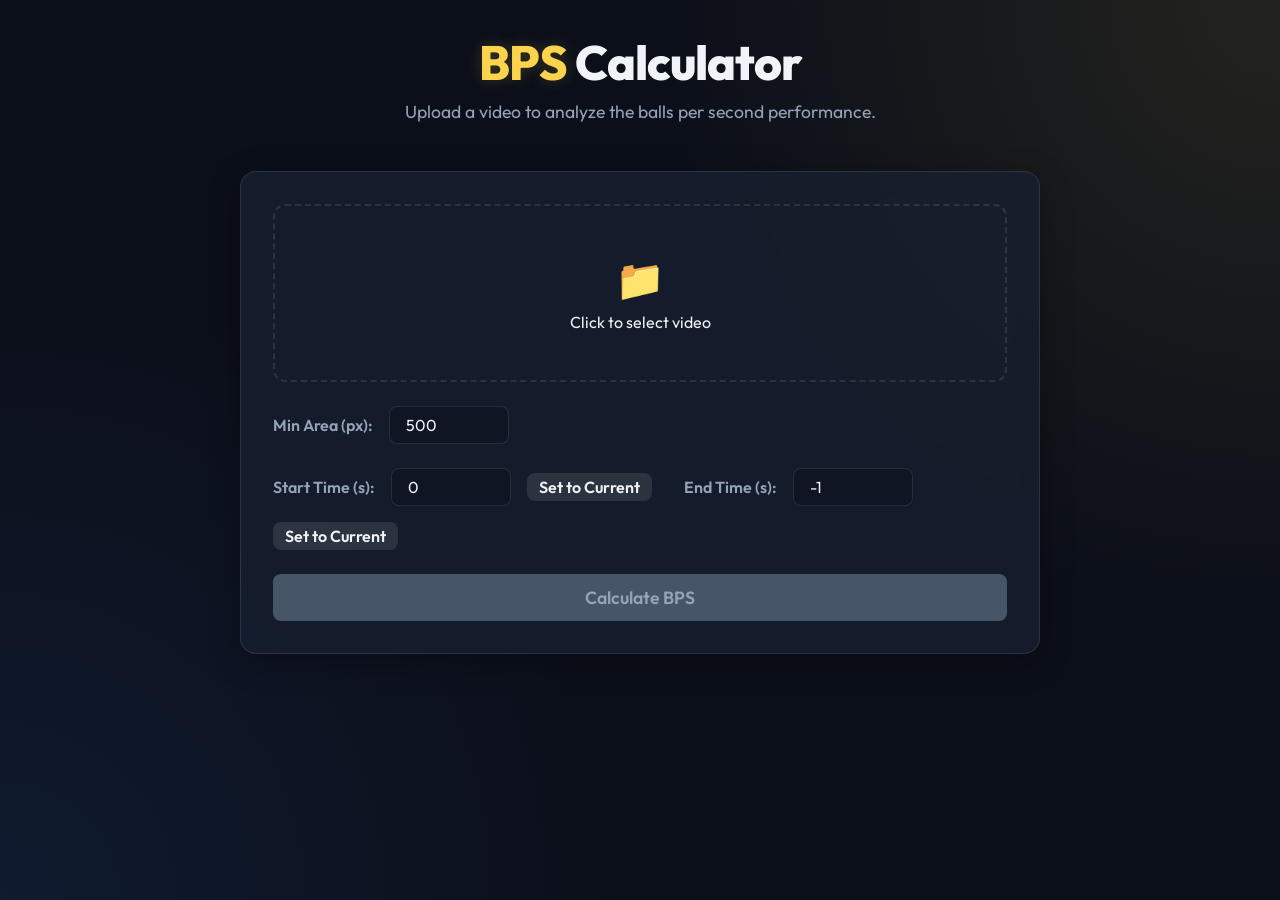
<file: web-ui/index.html>
<!DOCTYPE html>
<html lang="en">
<head>
    <meta charset="UTF-8">
    <meta name="viewport" content="width=device-width, initial-scale=1.0">
    <title>BPS Calculator | FRC Bench</title>
    <meta name="description" content="Calculate Balls Per Second from a robot video stream.">
    <link href="https://fonts.googleapis.com/css2?family=Outfit:wght@300;400;600;800&display=swap" rel="stylesheet">
    <link rel="stylesheet" href="style.css">
</head>
<body>
    <div class="app-container">
        <header>
            <h1><span class="highlight">BPS</span> Calculator</h1>
            <p>Upload a video to analyze the balls per second performance.</p>
        </header>

        <main>
            <section class="upload-section glass-panel">
                <form id="bps-form">
                    <div class="form-group file-input-group">
                        <label for="video-upload" class="file-label">
                            <span class="file-icon">📁</span>
                            <span id="file-name">Click to select video</span>
                            <input type="file" id="video-upload" name="video" accept=".mp4,.mov,video/mp4,video/quicktime,video/x-m4v" required>
                        </label>
                    </div>
                    
                    <div class="form-group inline-group">
                        <label for="min-area">Min Area (px):</label>
                        <input type="number" id="min-area" name="min-area" value="500" min="50" max="5000">
                    </div>

                    <div class="form-group inline-group" style="flex-wrap: wrap;">
                        <label for="start-time">Start Time (s):</label>
                        <input type="number" id="start-time" name="start-time" value="0" min="0" step="0.1">
                        <button type="button" class="btn btn-secondary btn-sm" id="btn-set-start" style="margin-top: 0; padding: 0.25rem 0.75rem;">Set to Current</button>
                        
                        <label for="end-time" style="margin-left: 1rem;">End Time (s):</label>
                        <input type="number" id="end-time" name="end-time" value="-1" step="0.1" title="Use -1 to process to the end">
                        <button type="button" class="btn btn-secondary btn-sm" id="btn-set-end" style="margin-top: 0; padding: 0.25rem 0.75rem;">Set to Current</button>
                    </div>

                    <div class="preview-container" style="display: none;" id="preview-container">
                        <p class="instruction">Draw a box over the stream line to define the counting zone.</p>
                        <div class="video-wrapper">
                            <video id="video-preview" muted playsinline></video>
                            <canvas id="roi-canvas"></canvas>
                        </div>
                        <div class="video-controls">
                            <button type="button" id="play-pause-btn" class="btn btn-secondary btn-sm">▶ Play</button>
                            <input type="range" id="video-timeline" value="0" step="0.1" min="0" max="100">
                            <span id="video-time-display">0.0 / 0.0</span>
                        </div>
                        <button type="button" id="clear-roi" class="btn btn-secondary">Clear ROI</button>
                    </div>

                    <button type="submit" class="btn btn-primary" id="submit-btn" disabled>Calculate BPS</button>
                </form>
            </section>

            <section class="results-section glass-panel" id="results-panel" style="display: none;">
                <h2>Results</h2>
                <div class="metrics-grid">
                    <div class="metric-card">
                        <div class="metric-title">Average BPS</div>
                        <div class="metric-value" id="res-avg">0.00</div>
                    </div>
                    <div class="metric-card">
                        <div class="metric-title">Peak BPS (1s)</div>
                        <div class="metric-value" id="res-peak">0</div>
                    </div>
                    <div class="metric-card">
                        <div class="metric-title">Total Count</div>
                        <div class="metric-value" id="res-total">0</div>
                    </div>
                    <div class="metric-card">
                        <div class="metric-title">Video Duration</div>
                        <div class="metric-value"><span id="res-dur">0</span>s</div>
                    </div>
                </div>
            </section>
            
            <div id="loading-overlay" class="loading-overlay" style="display: none;">
                <div class="spinner"></div>
                <p>Analyzing video...</p>
            </div>
        </main>
    </div>

    <script src="script.js"></script>
</body>
</html>
</file>
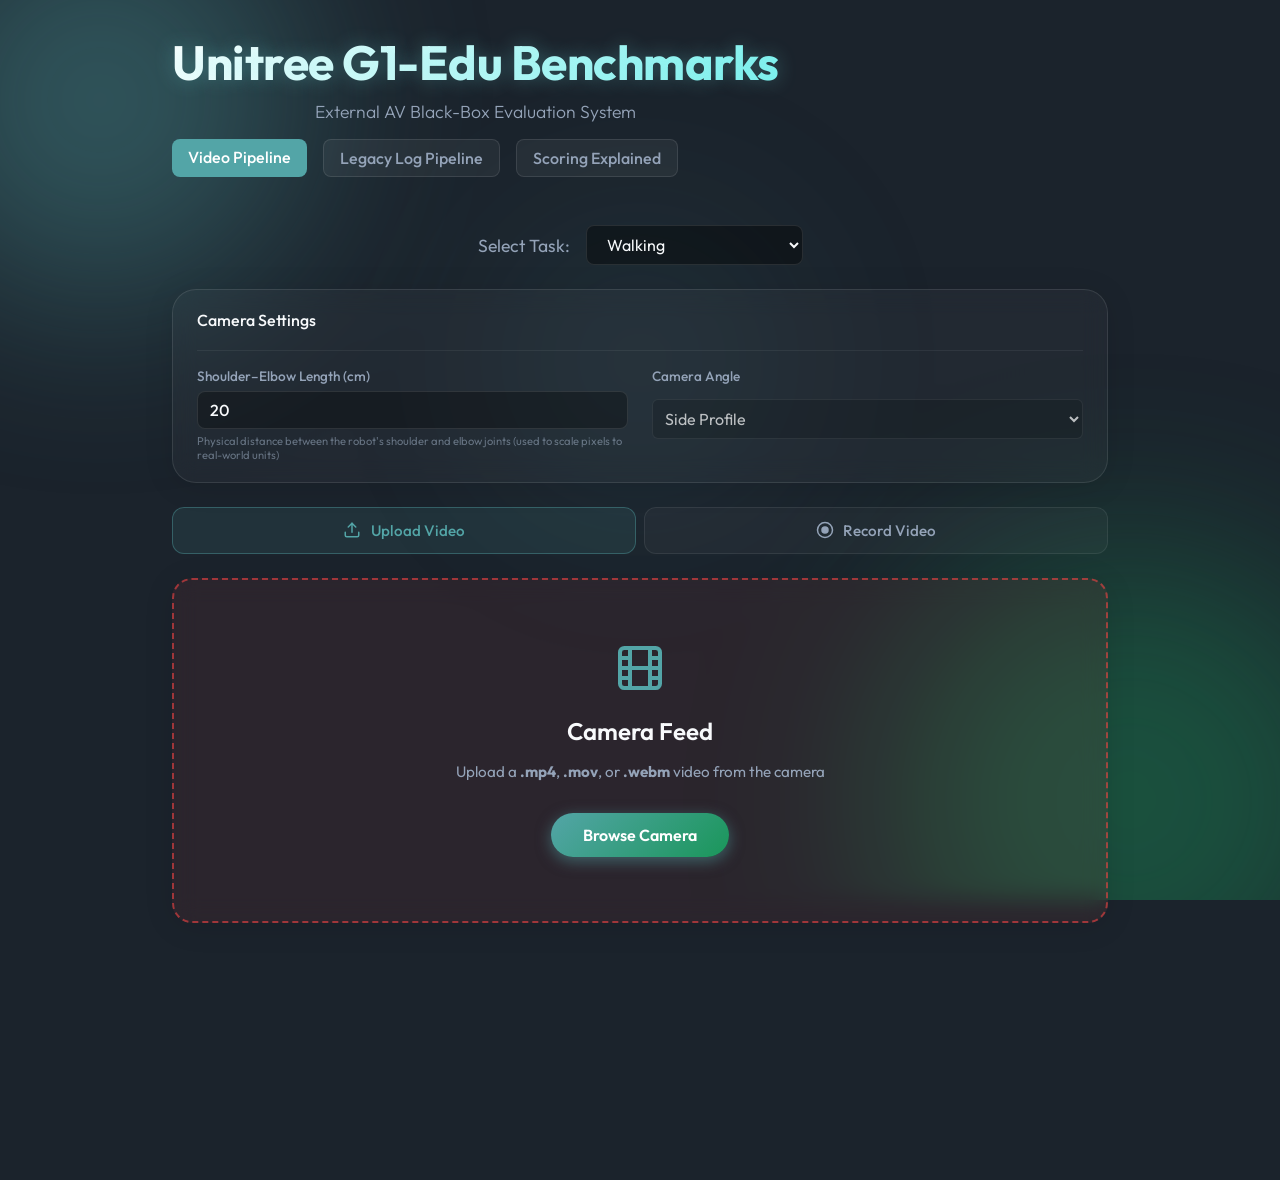
<file: src/web/static/index.html>
<!DOCTYPE html>
<html lang="en">
<head>
    <meta charset="UTF-8">
    <meta name="viewport" content="width=device-width, initial-scale=1.0">
    <title>Unitree G1-Edu Benchmarking Dashboard (AV Mode)</title>
    <!-- Google Fonts for modern typography -->
    <link rel="preconnect" href="https://fonts.googleapis.com">
    <link rel="preconnect" href="https://fonts.gstatic.com" crossorigin>
    <link href="https://fonts.googleapis.com/css2?family=Outfit:wght@300;400;500;600;700&display=swap" rel="stylesheet">
    <link rel="stylesheet" href="style.css">
</head>
<body>
    <div class="background-elements">
        <div class="glow-orb orb-1"></div>
        <div class="glow-orb orb-2"></div>
        <div class="glow-orb orb-3"></div>
    </div>

    <main class="dashboard-container">
        <header class="dashboard-header">
            <div style="display: flex; justify-content: space-between; align-items: center; width: 100%;">
                <div>
                    <h1 class="gradient-text">Unitree G1-Edu Benchmarks</h1>
                    <p class="subtitle">External AV Black-Box Evaluation System</p>
                </div>

            </div>
            <div style="display: flex; gap: 1rem; margin-top: 1rem;">
                <a href="/" style="padding: 0.5rem 1rem; background: var(--primary); color: white; border-radius: 8px; text-decoration: none; font-weight: 500;">Video Pipeline</a>
                <a href="/legacy.html" style="padding: 0.5rem 1rem; background: rgba(255,255,255,0.05); color: var(--text-secondary); border-radius: 8px; text-decoration: none; font-weight: 500; border: 1px solid rgba(255,255,255,0.1);">Legacy Log Pipeline</a>
                <a href="/scoring.html" style="padding: 0.5rem 1rem; background: rgba(255,255,255,0.05); color: var(--text-secondary); border-radius: 8px; text-decoration: none; font-weight: 500; border: 1px solid rgba(255,255,255,0.1);">Scoring Explained</a>
            </div>
        </header>

        <section class="upload-section">
            <div class="task-selector-container">
                <label for="task-select" class="task-label">Select Task:</label>
                <select id="task-select" class="task-select">
                    <option value="walking">Walking</option>
                    <option value="jumping">Jumping</option>
                    <option value="manipulation">Manipulation (2D Only)</option>
                </select>


            </div>

            <div class="stereo-settings-panel glass-card" id="pipeline-mode-panel">
                <div class="stereo-header">
                    <span class="stereo-toggle-text" style="font-weight: 500;">Camera Settings</span>
                </div>
                <div class="stereo-fields" id="pipeline-2d-fields">
                    <div class="stereo-field">
                        <label for="ref-length-cm" class="stereo-field-label">Shoulder–Elbow Length (cm)</label>
                        <input type="number" id="ref-length-cm" class="stereo-input" value="20" min="1" max="100" step="0.1">
                        <span class="stereo-field-hint">Physical distance between the robot's shoulder and elbow joints (used to scale pixels to real-world units)</span>
                    </div>
                    <div class="stereo-field">
                        <label for="camera-view-select" class="stereo-field-label">Camera Angle</label>
                        <select id="camera-view-select" class="task-select" style="width: 100%; margin-top: 0.5rem; background: rgba(0,0,0,0.2); border: 1px solid rgba(255,255,255,0.1); color: white; border-radius: 6px; padding: 0.5rem;">
                            <option value="side">Side Profile</option>
                            <option value="front">Front Facing</option>
                        </select>
                    </div>
                </div>
            </div>

            <!-- Input Mode Tabs -->
            <div class="input-mode-tabs">
                <button class="mode-tab active-tab" id="tab-upload" data-mode="upload">
                    <svg width="18" height="18" viewBox="0 0 24 24" fill="none" stroke="currentColor" stroke-width="2" stroke-linecap="round" stroke-linejoin="round"><path d="M21 15v4a2 2 0 0 1-2 2H5a2 2 0 0 1-2-2v-4"/><polyline points="17 8 12 3 7 8"/><line x1="12" y1="3" x2="12" y2="15"/></svg>
                    Upload Video
                </button>
                <button class="mode-tab" id="tab-record" data-mode="record">
                    <svg width="18" height="18" viewBox="0 0 24 24" fill="none" stroke="currentColor" stroke-width="2" stroke-linecap="round" stroke-linejoin="round"><circle cx="12" cy="12" r="10"/><circle cx="12" cy="12" r="4" fill="currentColor"/></svg>
                    Record Video
                </button>
            </div>

            <!-- Upload Mode -->
            <div id="mode-upload" class="input-mode-content">
                <div style="display: flex; gap: 2rem; width: 100%;">
                    <!-- Camera Drop Zone -->
                    <div id="drop-zone-camera" class="drop-zone" style="flex: 1;">
                        <input type="file" id="file-input-camera" class="file-input" accept=".mp4,.mov,.webm" hidden>
                        <div class="drop-content" id="drop-content-default-camera">
                            <svg class="upload-icon" viewBox="0 0 24 24" fill="none" stroke="currentColor" stroke-width="2" stroke-linecap="round" stroke-linejoin="round">
                                <rect x="2" y="2" width="20" height="20" rx="2.18" ry="2.18"></rect>
                                <line x1="7" y1="2" x2="7" y2="22"></line>
                                <line x1="17" y1="2" x2="17" y2="22"></line>
                                <line x1="2" y1="12" x2="22" y2="12"></line>
                                <line x1="2" y1="7" x2="7" y2="7"></line>
                                <line x1="2" y1="17" x2="7" y2="17"></line>
                                <line x1="17" y1="17" x2="22" y2="17"></line>
                                <line x1="17" y1="7" x2="22" y2="7"></line>
                            </svg>
                            <h3 class="drop-title">Camera Feed</h3>
                            <p class="drop-desc">Upload a <strong>.mp4</strong>, <strong>.mov</strong>, or <strong>.webm</strong> video from the camera</p>
                            <button class="browse-btn" id="browse-btn-camera">Browse Camera</button>
                        </div>
                        <div class="drop-content hidden" id="drop-content-success-camera">
                            <svg class="upload-icon" style="color: var(--primary);" viewBox="0 0 24 24" fill="none" stroke="currentColor" stroke-width="2" stroke-linecap="round" stroke-linejoin="round">
                                <path d="M22 11.08V12a10 10 0 1 1-5.93-9.14"></path>
                                <polyline points="22 4 12 14.01 9 11.01"></polyline>
                            </svg>
                            <h3 class="drop-title" id="uploaded-filename-camera" style="max-width: 100%; white-space: nowrap; overflow: hidden; text-overflow: ellipsis; padding: 0 10px;">filename.mp4</h3>
                            <button class="browse-btn" id="change-file-btn-camera" style="margin-top: 1rem;">Change Camera File</button>
                        </div>
                    </div>

                </div>
            </div>

            <!-- Record Mode -->
            <div id="mode-record" class="input-mode-content hidden">
                <div class="record-container glass-card">
                    <div class="record-preview-wrapper">
                        <video id="camera-preview" autoplay playsinline muted class="camera-preview"></video>
                        <div class="record-overlay" id="record-overlay">
                            <div class="record-pulse" id="record-pulse"></div>
                            <span class="record-timer" id="record-timer">00:00</span>
                        </div>
                        <div class="no-camera-msg" id="no-camera-msg">
                            <svg width="48" height="48" viewBox="0 0 24 24" fill="none" stroke="currentColor" stroke-width="1.5" stroke-linecap="round" stroke-linejoin="round" style="opacity: 0.4;">
                                <path d="M23 7l-7 5 7 5V7z"/><rect x="1" y="5" width="15" height="14" rx="2" ry="2"/>
                            </svg>
                            <p>Click <strong>Start Camera</strong> to begin</p>
                        </div>
                    </div>
                    <div class="record-controls">
                        <button class="record-btn" id="start-camera-btn">
                            <svg width="20" height="20" viewBox="0 0 24 24" fill="none" stroke="currentColor" stroke-width="2" stroke-linecap="round" stroke-linejoin="round"><path d="M23 7l-7 5 7 5V7z"/><rect x="1" y="5" width="15" height="14" rx="2" ry="2"/></svg>
                            Start Camera
                        </button>
                        <button class="record-btn record-start-btn hidden" id="start-record-btn">
                            <span class="rec-dot"></span>
                            Start Recording
                        </button>
                        <button class="record-btn record-stop-btn hidden" id="stop-record-btn">
                            <svg width="16" height="16" viewBox="0 0 24 24" fill="currentColor"><rect x="4" y="4" width="16" height="16" rx="2"/></svg>
                            Stop Recording
                        </button>
                    </div>
                    <div class="record-status hidden" id="record-status">
                        <svg class="upload-icon" style="color: var(--primary); width: 32px; height: 32px;" viewBox="0 0 24 24" fill="none" stroke="currentColor" stroke-width="2" stroke-linecap="round" stroke-linejoin="round">
                            <path d="M22 11.08V12a10 10 0 1 1-5.93-9.14"></path>
                            <polyline points="22 4 12 14.01 9 11.01"></polyline>
                        </svg>
                        <span id="record-status-text">Recording captured!</span>
                        <button class="browse-btn" id="discard-record-btn" style="margin-top: 0.5rem; padding: 0.4rem 1rem; font-size: 0.85rem; background: rgba(239, 68, 68, 0.3); box-shadow: none;">Discard</button>
                    </div>
                </div>
            </div>
            </div>
            
            <div style="display: flex; justify-content: center; margin-top: 2rem;">
                <button id="run-analysis-btn" class="browse-btn" style="padding: 1rem 3rem; font-size: 1.1rem; background-color: var(--primary); color: white; display: none;">Run AV Analysis</button>
            </div>
            <div id="loading-overlay" class="loading-overlay hidden">
                <div class="spinner" style="margin-bottom: 1rem;"></div>
                <div class="progress-container" style="width: 80%; max-width: 400px; height: 10px; background: rgba(255,255,255,0.1); border-radius: 5px; overflow: hidden; margin: 0 auto 1rem;">
                    <div id="progress-fill" style="width: 0%; height: 100%; background: var(--primary); transition: width 0.3s ease;"></div>
                </div>
                <p id="upload-status-msg" style="font-weight: 500;">Initializing upload...</p>
                <p id="progress-text" style="color: var(--text-secondary); font-size: 0.9rem; margin-top: 0.5rem;">0%</p>
            </div>
        </section>

        <!-- Results Dashboard Section -->
        <section id="results-section" class="results-section hidden">
            <!-- 2D Video Overlay (shown in 2D mode) -->
            <div class="glass-card full-span" id="viewer-2d-container" style="display: none; flex-direction: column; height: 500px;">
                <div style="display: flex; justify-content: space-between; align-items: center;">
                    <h3 class="card-title">2D Pose Overlay</h3>
                    <span class="pipeline-badge" style="background: linear-gradient(135deg, #10b981, #3b82f6); color: #fff; padding: 0.25rem 0.75rem; border-radius: 12px; font-size: 0.8rem;">2D</span>
                </div>
                <div id="video-overlay-wrapper" style="flex: 1; border-radius: 8px; overflow: hidden; margin-top: 1rem; position: relative; background: #000;">
                    <video id="overlay-video" style="width: 100%; height: 100%; object-fit: contain;" muted loop playsinline></video>
                    <canvas id="pose-canvas" style="position: absolute; top: 0; left: 0; width: 100%; height: 100%; object-fit: contain; pointer-events: none;"></canvas>
                    <!-- Playback Controls for 2D (Overlay) -->
                    <div class="playback-controls" style="position: absolute; bottom: 0; left: 0; width: 100%; box-sizing: border-box; display: flex; align-items: center; gap: 1rem; padding: 2rem 1rem 1rem; background: linear-gradient(transparent, rgba(0,0,0,0.9)); z-index: 10;">
                        <button id="play-2d-btn" class="icon-btn">▶</button>
                        <button id="pause-2d-btn" class="icon-btn">⏸</button>
                        <input type="range" id="timeline-2d" min="0" max="100" value="0" style="flex: 1; cursor: pointer;">
                        <button id="fullscreen-2d-btn" class="icon-btn" title="Fullscreen" style="font-size: 1.2rem; padding: 0.2rem 0.5rem;">⛶</button>
                    </div>
                </div>
            </div>



            <!-- Classification Badge -->
            <div class="glass-card classification-card full-span">
                <h3 class="card-title">Classification Tier</h3>
                <div class="classification-content" style="display: flex; flex-direction: column; align-items: center; justify-content: center; height: 100%; text-align: center;">
                    <div id="tier-badge" class="tier-badge" style="font-size: 2rem; font-weight: 700; margin-bottom: 0.5rem; background: linear-gradient(135deg, #3b82f6, #8b5cf6); -webkit-background-clip: text; -webkit-text-fill-color: transparent;">--</div>
                    <div style="font-size: 1.2rem; color: var(--text-secondary);">Score: <span id="final-score" style="color: var(--text); font-weight: 600;">--</span> / 1.0</div>
                </div>
            </div>
            <!-- Biomechanics Metrics Grid -->
            <div class="glass-card metrics-card" style="grid-column: span 2;">
                <h3 class="card-title">Biomechanical Analysis</h3>
                <div class="metrics-grid" style="display: grid; grid-template-columns: repeat(auto-fit, minmax(180px, 1fr)); gap: 1.5rem; margin-top: 1.5rem;">
                    <div class="metric-item">
                        <span class="info-icon" data-tooltip="Average height of the foot above the ground during the swing phase.">ℹ</span>
                        <span class="metric-label">Avg Foot Clearance (cm)</span>
                        <div id="metric-clearance" class="metric-value">--</div>
                    </div>
                    <div class="metric-item">
                        <span class="info-icon" data-tooltip="Distance traveled during a single gait cycle (heel strike to heel strike).">ℹ</span>
                        <span class="metric-label" id="label-stride">Stride Length (m)</span>
                        <div id="metric-stride" class="metric-value">--</div>
                    </div>
                    <div class="metric-item">
                        <span class="info-icon" data-tooltip="Forward velocity calculated from CoM displacement over time.">ℹ</span>
                        <span class="metric-label" id="label-speed">Walking Speed (m/s)</span>
                        <div id="metric-speed" class="metric-value">--</div>
                    </div>
                    <div class="metric-item">
                        <span class="info-icon" data-tooltip="Vertical and lateral sway of the torso (Center of Mass). Lower is more stable.">ℹ</span>
                        <span class="metric-label" id="label-oscillation">Torso Oscillation (cm)</span>
                        <div id="metric-oscillation" class="metric-value">--</div>
                    </div>
                    <div class="metric-item">
                        <span class="info-icon" data-tooltip="Total time the robot is airborne during a jump.">ℹ</span>
                        <span class="metric-label">Flight Time (s)</span>
                        <div id="metric-flight-time" class="metric-value">--</div>
                    </div>
                    <div class="metric-item">
                        <span class="info-icon" data-tooltip="Peak vertical acceleration during takeoff.">ℹ</span>
                        <span class="metric-label">Peak Z-Accel (g)</span>
                        <div id="metric-peak-z" class="metric-value">--</div>
                    </div>
                    <div class="metric-item">
                        <span class="info-icon" data-tooltip="Jerk magnitude upon landing. Lower is smoother.">ℹ</span>
                        <span class="metric-label">Landing Jerk</span>
                        <div id="metric-landing-jerk" class="metric-value">--</div>
                    </div>
                    <div class="metric-item">
                        <span class="info-icon" data-tooltip="Jerk magnitude of the wrists during manipulation. Lower is smoother.">ℹ</span>
                        <span class="metric-label">Wrist Jerk</span>
                        <div id="metric-wrist-jerk" class="metric-value">--</div>
                    </div>
                    <div class="metric-item">
                        <span class="info-icon" data-tooltip="Minimum distance from the wrist to the block.">ℹ</span>
                        <span class="metric-label">Wrist-Block Dist. (cm)</span>
                        <div id="metric-wrist-dist" class="metric-value">--</div>
                    </div>
                    <div class="metric-item">
                        <span class="info-icon" data-tooltip="Time taken for the manipulation task. Lower is faster.">ℹ</span>
                        <span class="metric-label">Task Duration (s)</span>
                        <div id="metric-task-duration" class="metric-value">--</div>
                    </div>
                    <div class="metric-item">
                        <span class="info-icon" data-tooltip="Ratio of straight-line goal progression to total path length. Penalizes moving away from the goal.">ℹ</span>
                        <span class="metric-label">Path Efficiency</span>
                        <div id="metric-path-efficiency" class="metric-value">--</div>
                    </div>
                </div>
            </div>
        </section>
        <!-- Bounding Box Modal -->
        <div id="bbox-modal" class="hidden" style="position: fixed; top: 0; left: 0; width: 100%; height: 100%; background: rgba(0,0,0,0.8); z-index: 1000; display: flex; flex-direction: column; align-items: center; justify-content: center;">
            <div style="background: var(--surface-light); padding: 2rem; border-radius: 12px; border: 1px solid rgba(255,255,255,0.1); display: flex; flex-direction: column; align-items: center;">
                <h2 style="margin-bottom: 0.5rem;">Draw Bounding Box</h2>
                <p style="color: var(--text-secondary); margin-bottom: 1rem;">Click and drag to draw a box around the robot to ignore background objects.</p>
                <div style="position: relative; border: 2px dashed rgba(255,255,255,0.2); border-radius: 8px; overflow: hidden; background: #000;">
                    <canvas id="bbox-canvas" style="cursor: crosshair; display: block;"></canvas>
                </div>
                <div style="display: flex; gap: 1rem; margin-top: 1.5rem; width: 100%; justify-content: space-between;">
                    <button id="bbox-skip-btn" style="padding: 0.75rem 1.5rem; border-radius: 8px; border: 1px solid rgba(255,255,255,0.1); background: transparent; color: white; cursor: pointer;">Skip (Auto Detect)</button>
                    <button id="bbox-confirm-btn" style="padding: 0.75rem 1.5rem; border-radius: 8px; border: none; background: var(--primary); color: white; font-weight: bold; cursor: pointer;">Confirm Box</button>
                </div>
            </div>
        </div>
    </main>

    <script src="script.js"></script>
</body>
</html>
</file>
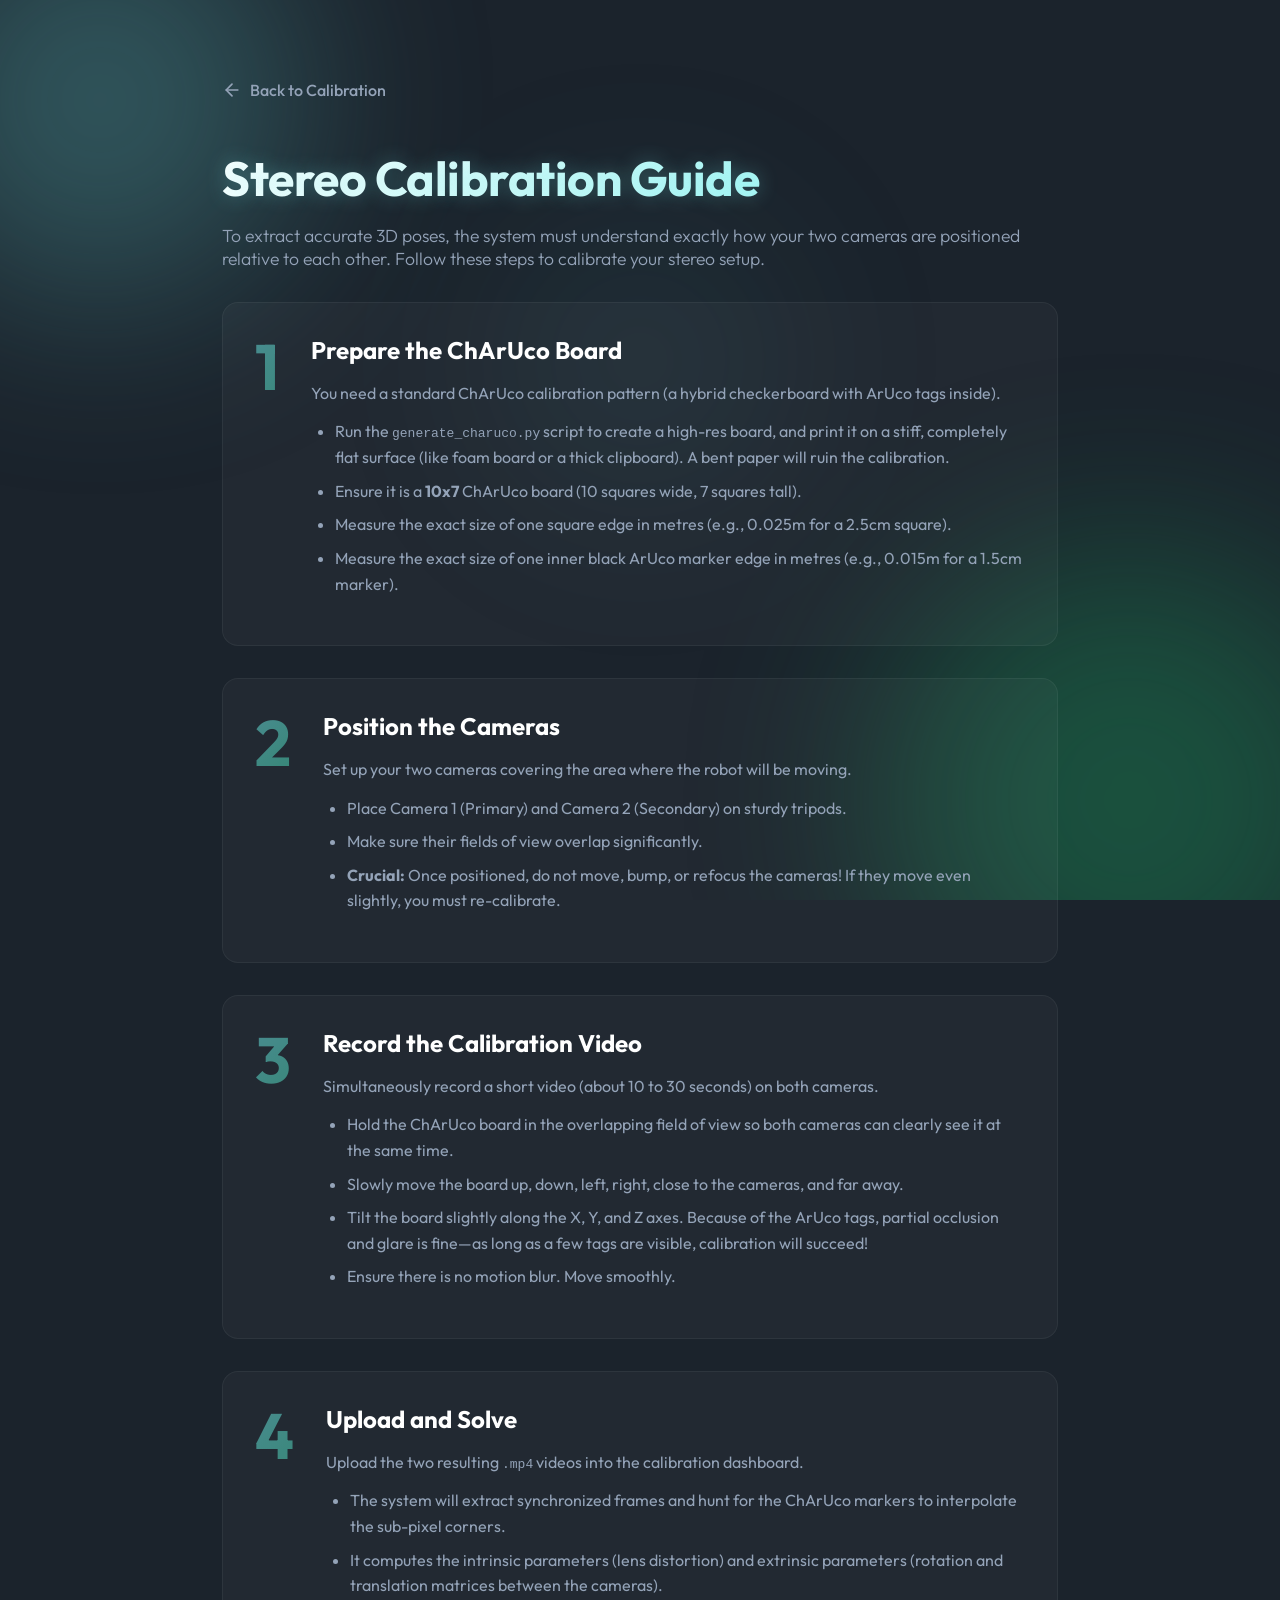
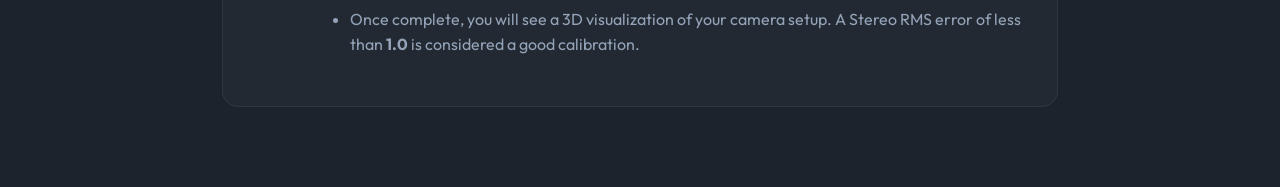
<file: src/web/static/calibration_guide.html>
<!DOCTYPE html>
<html lang="en">
<head>
    <meta charset="UTF-8">
    <meta name="viewport" content="width=device-width, initial-scale=1.0">
    <title>Camera Calibration Guide | Unitree G1-Edu Benchmarks</title>
    <link href="https://fonts.googleapis.com/css2?family=Outfit:wght@300;400;500;600;700&display=swap" rel="stylesheet">
    <link rel="stylesheet" href="style.css">
    <style>
        .guide-container {
            max-width: 900px;
            margin: 3rem auto;
            padding: 2rem;
            display: flex;
            flex-direction: column;
            gap: 2rem;
        }

        .step-card {
            background: rgba(255, 255, 255, 0.03);
            border: 1px solid rgba(255, 255, 255, 0.05);
            border-radius: 16px;
            padding: 2rem;
            display: flex;
            gap: 2rem;
            transition: transform 0.2s, background 0.2s;
        }

        .step-card:hover {
            transform: translateY(-2px);
            background: rgba(255, 255, 255, 0.05);
        }

        .step-number {
            font-size: 4rem;
            font-weight: 700;
            background: linear-gradient(135deg, var(--primary), var(--secondary));
            -webkit-background-clip: text;
            -webkit-text-fill-color: transparent;
            opacity: 0.8;
            line-height: 1;
        }

        .step-content h3 {
            font-size: 1.5rem;
            margin-bottom: 1rem;
            color: #fff;
        }

        .step-content p {
            color: var(--text-secondary);
            line-height: 1.6;
            margin-bottom: 0.8rem;
        }

        .step-content ul {
            color: var(--text-secondary);
            margin-left: 1.5rem;
            margin-bottom: 1rem;
            line-height: 1.6;
        }

        .step-content li {
            margin-bottom: 0.5rem;
        }

        .back-btn {
            display: inline-flex;
            align-items: center;
            gap: 0.5rem;
            color: var(--text-secondary);
            text-decoration: none;
            font-weight: 500;
            transition: color 0.2s;
            margin-bottom: 1rem;
        }

        .back-btn:hover {
            color: var(--primary);
        }
    </style>
</head>
<body>
    <div class="background-elements">
        <div class="glow-orb orb-1"></div>
        <div class="glow-orb orb-2"></div>
        <div class="glow-orb orb-3"></div>
    </div>

    <main class="guide-container">
        <a href="/calibration.html" class="back-btn">
            <svg width="20" height="20" viewBox="0 0 24 24" fill="none" stroke="currentColor" stroke-width="2" stroke-linecap="round" stroke-linejoin="round">
                <line x1="19" y1="12" x2="5" y2="12"></line>
                <polyline points="12 19 5 12 12 5"></polyline>
            </svg>
            Back to Calibration
        </a>

        <div>
            <h1 class="gradient-text" style="font-size: 3rem; margin-bottom: 1rem;">Stereo Calibration Guide</h1>
            <p class="subtitle" style="font-size: 1.1rem;">To extract accurate 3D poses, the system must understand exactly how your two cameras are positioned relative to each other. Follow these steps to calibrate your stereo setup.</p>
        </div>

        <div class="step-card">
            <div class="step-number">1</div>
            <div class="step-content">
                <h3>Prepare the ChArUco Board</h3>
                <p>You need a standard ChArUco calibration pattern (a hybrid checkerboard with ArUco tags inside).</p>
                <ul>
                    <li>Run the <code>generate_charuco.py</code> script to create a high-res board, and print it on a stiff, completely flat surface (like foam board or a thick clipboard). A bent paper will ruin the calibration.</li>
                    <li>Ensure it is a <strong>10x7</strong> ChArUco board (10 squares wide, 7 squares tall).</li>
                    <li>Measure the exact size of one square edge in metres (e.g., 0.025m for a 2.5cm square).</li>
                    <li>Measure the exact size of one inner black ArUco marker edge in metres (e.g., 0.015m for a 1.5cm marker).</li>
                </ul>
            </div>
        </div>

        <div class="step-card">
            <div class="step-number">2</div>
            <div class="step-content">
                <h3>Position the Cameras</h3>
                <p>Set up your two cameras covering the area where the robot will be moving.</p>
                <ul>
                    <li>Place Camera 1 (Primary) and Camera 2 (Secondary) on sturdy tripods.</li>
                    <li>Make sure their fields of view overlap significantly.</li>
                    <li><strong>Crucial:</strong> Once positioned, do not move, bump, or refocus the cameras! If they move even slightly, you must re-calibrate.</li>
                </ul>
            </div>
        </div>

        <div class="step-card">
            <div class="step-number">3</div>
            <div class="step-content">
                <h3>Record the Calibration Video</h3>
                <p>Simultaneously record a short video (about 10 to 30 seconds) on both cameras.</p>
                <ul>
                    <li>Hold the ChArUco board in the overlapping field of view so both cameras can clearly see it at the same time.</li>
                    <li>Slowly move the board up, down, left, right, close to the cameras, and far away.</li>
                    <li>Tilt the board slightly along the X, Y, and Z axes. Because of the ArUco tags, partial occlusion and glare is fine—as long as a few tags are visible, calibration will succeed!</li>
                    <li>Ensure there is no motion blur. Move smoothly.</li>
                </ul>
            </div>
        </div>

        <div class="step-card">
            <div class="step-number">4</div>
            <div class="step-content">
                <h3>Upload and Solve</h3>
                <p>Upload the two resulting <code>.mp4</code> videos into the calibration dashboard.</p>
                <ul>
                    <li>The system will extract synchronized frames and hunt for the ChArUco markers to interpolate the sub-pixel corners.</li>
                    <li>It computes the intrinsic parameters (lens distortion) and extrinsic parameters (rotation and translation matrices between the cameras).</li>
                    <li>Once complete, you will see a 3D visualization of your camera setup. A Stereo RMS error of less than <strong>1.0</strong> is considered a good calibration.</li>
                </ul>
            </div>
        </div>
    </main>
</body>
</html>
</file>
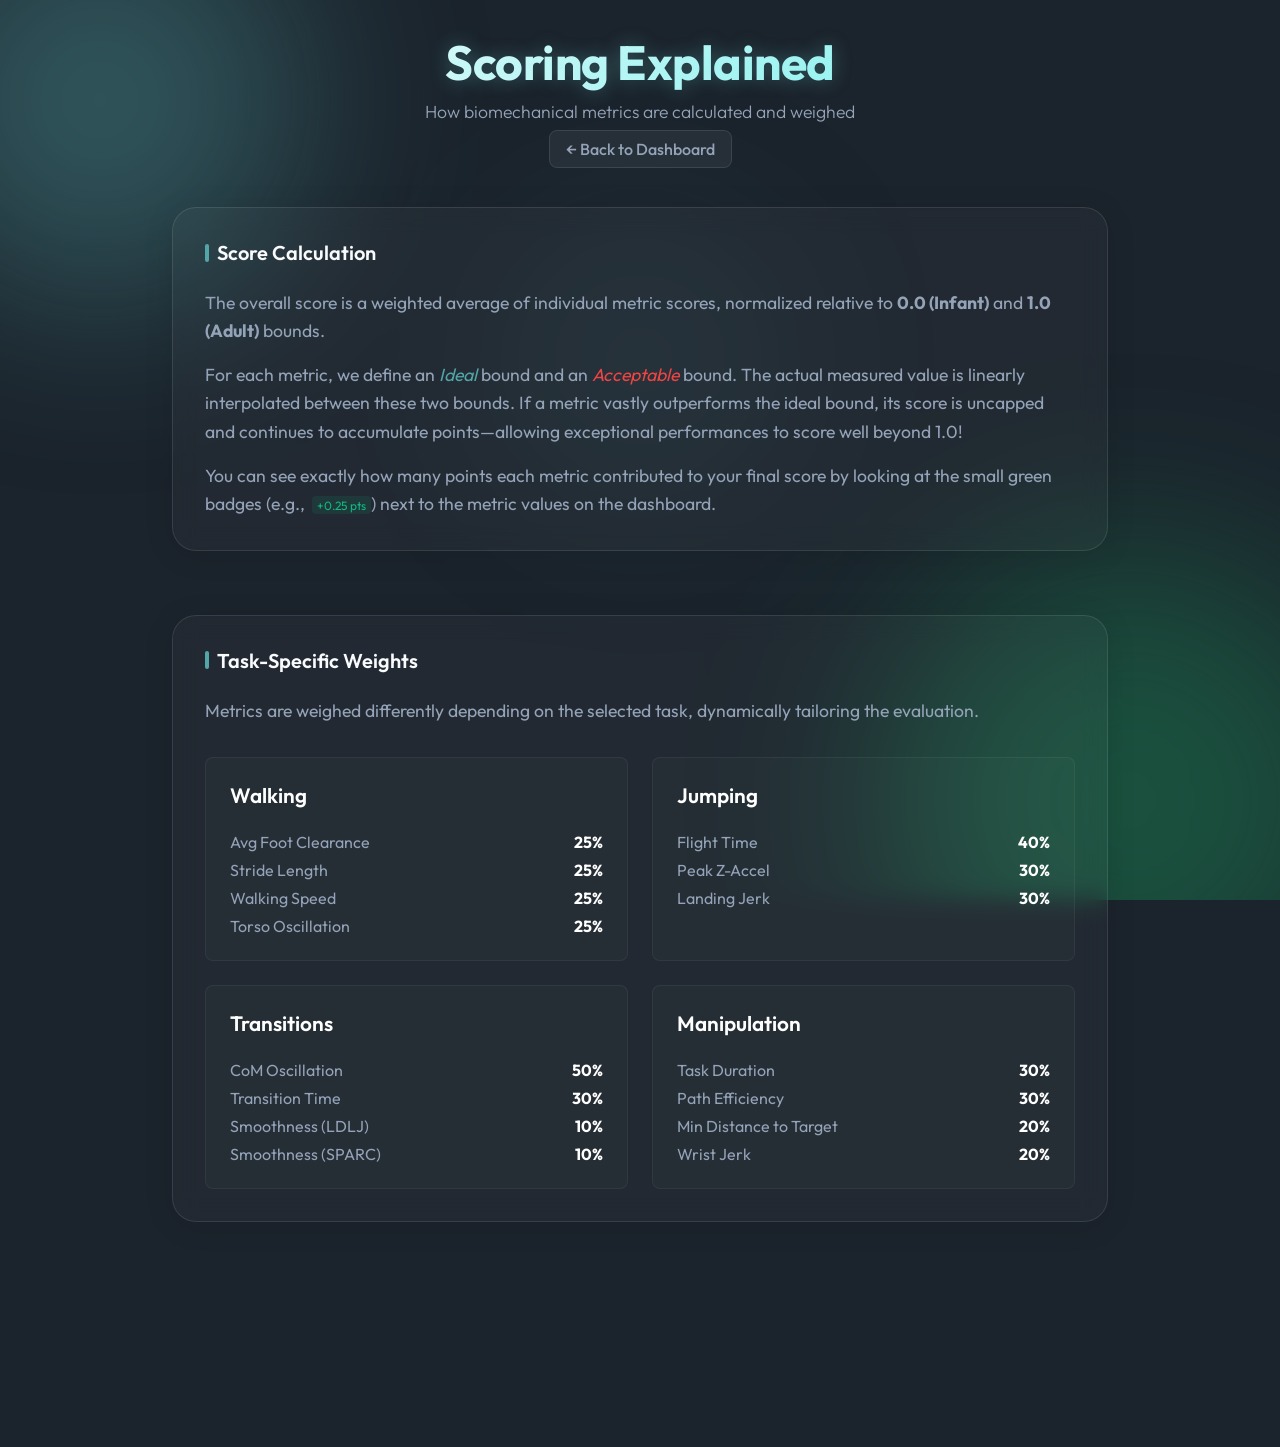
<file: src/web/static/scoring.html>
<!DOCTYPE html>
<html lang="en">
<head>
    <meta charset="UTF-8">
    <meta name="viewport" content="width=device-width, initial-scale=1.0">
    <title>Scoring Explained | Unitree G1-Edu</title>
    <!-- Google Fonts for modern typography -->
    <link rel="preconnect" href="https://fonts.googleapis.com">
    <link rel="preconnect" href="https://fonts.gstatic.com" crossorigin>
    <link href="https://fonts.googleapis.com/css2?family=Outfit:wght@300;400;500;600;700&display=swap" rel="stylesheet">
    <link rel="stylesheet" href="style.css">
</head>
<body>
    <div class="background-elements">
        <div class="glow-orb orb-1"></div>
        <div class="glow-orb orb-2"></div>
        <div class="glow-orb orb-3"></div>
    </div>

    <main class="dashboard-container" style="max-width: 1000px;">
        <header class="dashboard-header">
            <div>
                <h1 class="gradient-text">Scoring Explained</h1>
                <p class="subtitle">How biomechanical metrics are calculated and weighed</p>
            </div>
            <div style="margin-top: 1rem;">
                <a href="/" style="padding: 0.5rem 1rem; background: rgba(255,255,255,0.05); color: var(--text-secondary); border-radius: 8px; text-decoration: none; font-weight: 500; border: 1px solid rgba(255,255,255,0.1);">← Back to Dashboard</a>
            </div>
        </header>

        <section class="glass-card full-span" style="margin-bottom: 2rem;">
            <h3 class="card-title">Score Calculation</h3>
            <p style="color: var(--text-secondary); line-height: 1.6; margin-bottom: 1rem; font-size: 1.1rem;">
                The overall score is a weighted average of individual metric scores, normalized relative to <strong style="color: var(--text);">0.0 (Infant)</strong> and <strong style="color: var(--text);">1.0 (Adult)</strong> bounds.
            </p>
            <p style="color: var(--text-secondary); line-height: 1.6; margin-bottom: 1rem; font-size: 1.1rem;">
                For each metric, we define an <em style="color: var(--primary);">Ideal</em> bound and an <em style="color: #ef4444;">Acceptable</em> bound. The actual measured value is linearly interpolated between these two bounds. If a metric vastly outperforms the ideal bound, its score is uncapped and continues to accumulate points—allowing exceptional performances to score well beyond 1.0!
            </p>
            <p style="color: var(--text-secondary); line-height: 1.6; font-size: 1.1rem;">
                You can see exactly how many points each metric contributed to your final score by looking at the small green badges (e.g., <span style="font-size: 0.75rem; color: #10b981; margin-left: 0.2rem; background: rgba(16,185,129,0.1); padding: 0.1rem 0.3rem; border-radius: 4px;">+0.25 pts</span>) next to the metric values on the dashboard.
            </p>
        </section>

        <section class="glass-card full-span">
            <h3 class="card-title">Task-Specific Weights</h3>
            <p style="color: var(--text-secondary); line-height: 1.6; margin-bottom: 2rem; font-size: 1.1rem;">
                Metrics are weighed differently depending on the selected task, dynamically tailoring the evaluation.
            </p>

            <div style="display: grid; grid-template-columns: repeat(auto-fit, minmax(280px, 1fr)); gap: 1.5rem;">
                <!-- Walking -->
                <div class="metric-item" style="padding: 1.5rem;">
                    <h4 style="color: white; margin-bottom: 1rem; font-size: 1.3rem; font-weight: 600;">Walking</h4>
                    <ul style="color: var(--text-secondary); list-style: none; padding: 0; display: flex; flex-direction: column; gap: 0.5rem;">
                        <li style="display: flex; justify-content: space-between;"><span>Avg Foot Clearance</span> <strong style="color: white;">25%</strong></li>
                        <li style="display: flex; justify-content: space-between;"><span>Stride Length</span> <strong style="color: white;">25%</strong></li>
                        <li style="display: flex; justify-content: space-between;"><span>Walking Speed</span> <strong style="color: white;">25%</strong></li>
                        <li style="display: flex; justify-content: space-between;"><span>Torso Oscillation</span> <strong style="color: white;">25%</strong></li>
                    </ul>
                </div>

                <div class="metric-item" style="padding: 1.5rem;">
                    <h4 style="color: white; margin-bottom: 1rem; font-size: 1.3rem; font-weight: 600;">Jumping</h4>
                    <ul style="color: var(--text-secondary); list-style: none; padding: 0; display: flex; flex-direction: column; gap: 0.5rem;">
                        <li style="display: flex; justify-content: space-between;"><span>Flight Time</span> <strong style="color: white;">40%</strong></li>
                        <li style="display: flex; justify-content: space-between;"><span>Peak Z-Accel</span> <strong style="color: white;">30%</strong></li>
                        <li style="display: flex; justify-content: space-between;"><span>Landing Jerk</span> <strong style="color: white;">30%</strong></li>
                    </ul>
                </div>
                <!-- Transitions -->
                <div class="metric-item" style="padding: 1.5rem;">
                    <h4 style="color: white; margin-bottom: 1rem; font-size: 1.3rem; font-weight: 600;">Transitions</h4>
                    <ul style="color: var(--text-secondary); list-style: none; padding: 0; display: flex; flex-direction: column; gap: 0.5rem;">
                        <li style="display: flex; justify-content: space-between;"><span>CoM Oscillation</span> <strong style="color: white;">50%</strong></li>
                        <li style="display: flex; justify-content: space-between;"><span>Transition Time</span> <strong style="color: white;">30%</strong></li>
                        <li style="display: flex; justify-content: space-between;"><span>Smoothness (LDLJ)</span> <strong style="color: white;">10%</strong></li>
                        <li style="display: flex; justify-content: space-between;"><span>Smoothness (SPARC)</span> <strong style="color: white;">10%</strong></li>
                    </ul>
                </div>
                <!-- Manipulation -->
                <div class="metric-item" style="padding: 1.5rem;">
                    <h4 style="color: white; margin-bottom: 1rem; font-size: 1.3rem; font-weight: 600;">Manipulation</h4>
                    <ul style="color: var(--text-secondary); list-style: none; padding: 0; display: flex; flex-direction: column; gap: 0.5rem;">
                        <li style="display: flex; justify-content: space-between;"><span>Task Duration</span> <strong style="color: white;">30%</strong></li>
                        <li style="display: flex; justify-content: space-between;"><span>Path Efficiency</span> <strong style="color: white;">30%</strong></li>
                        <li style="display: flex; justify-content: space-between;"><span>Min Distance to Target</span> <strong style="color: white;">20%</strong></li>
                        <li style="display: flex; justify-content: space-between;"><span>Wrist Jerk</span> <strong style="color: white;">20%</strong></li>
                    </ul>
                </div>
            </div>
        </section>
    </main>
</body>
</html>
</file>
<file: web-ui/style.css>
:root {
    --bg-color: #0b0f19;
    --panel-bg: rgba(25, 33, 51, 0.7);
    --text-primary: #f0f4f8;
    --text-secondary: #94a3b8;
    --accent-yellow: #fcd34d;
    --accent-yellow-hover: #fbbf24;
    --accent-yellow-glow: rgba(252, 211, 77, 0.2);
    --border-color: rgba(255, 255, 255, 0.1);
}

* {
    margin: 0;
    padding: 0;
    box-sizing: border-box;
    font-family: 'Outfit', sans-serif;
}

body {
    background-color: var(--bg-color);
    color: var(--text-primary);
    min-height: 100vh;
    display: flex;
    justify-content: center;
    align-items: flex-start;
    padding: 2rem;
    background-image: radial-gradient(circle at top right, rgba(252, 211, 77, 0.1) 0%, transparent 40%),
                      radial-gradient(circle at bottom left, rgba(59, 130, 246, 0.1) 0%, transparent 40%);
}

.app-container {
    width: 100%;
    max-width: 800px;
    display: flex;
    flex-direction: column;
    gap: 2rem;
}

header {
    text-align: center;
    margin-bottom: 1rem;
}

h1 {
    font-size: 3rem;
    font-weight: 800;
    letter-spacing: -1px;
    margin-bottom: 0.5rem;
}

.highlight {
    color: var(--accent-yellow);
    text-shadow: 0 0 15px var(--accent-yellow-glow);
}

header p {
    color: var(--text-secondary);
    font-size: 1.1rem;
}

.glass-panel {
    background: var(--panel-bg);
    backdrop-filter: blur(12px);
    -webkit-backdrop-filter: blur(12px);
    border: 1px solid var(--border-color);
    border-radius: 16px;
    padding: 2rem;
    box-shadow: 0 8px 32px 0 rgba(0, 0, 0, 0.3);
}

.form-group {
    margin-bottom: 1.5rem;
}

.file-input-group {
    position: relative;
    border: 2px dashed var(--border-color);
    border-radius: 12px;
    padding: 3rem 1rem;
    text-align: center;
    transition: all 0.3s ease;
    cursor: pointer;
}

.file-input-group:hover, .file-input-group.dragover {
    border-color: var(--accent-yellow);
    background: var(--accent-yellow-glow);
}

input[type="file"] {
    position: absolute;
    top: 0;
    left: 0;
    width: 100%;
    height: 100%;
    opacity: 0;
    cursor: pointer;
}

.file-label {
    display: flex;
    flex-direction: column;
    align-items: center;
    gap: 0.5rem;
    cursor: pointer;
}

.file-icon {
    font-size: 2.5rem;
}

.inline-group {
    display: flex;
    align-items: center;
    gap: 1rem;
}

.inline-group label {
    font-weight: 600;
    color: var(--text-secondary);
}

input[type="number"] {
    background: rgba(0, 0, 0, 0.2);
    border: 1px solid var(--border-color);
    color: var(--text-primary);
    padding: 0.5rem 1rem;
    border-radius: 8px;
    outline: none;
    font-size: 1rem;
    width: 120px;
    transition: border-color 0.2s;
}

input[type="number"]:focus {
    border-color: var(--accent-yellow);
}

.preview-container {
    margin-top: 2rem;
    margin-bottom: 2rem;
}

.instruction {
    color: var(--accent-yellow);
    margin-bottom: 0.5rem;
    font-weight: 600;
}

.video-wrapper {
    position: relative;
    width: 100%;
    border-radius: 8px;
    overflow: hidden;
    border: 1px solid var(--border-color);
    background: #000;
}

video {
    display: block;
    width: 100%;
    height: auto;
}

canvas {
    position: absolute;
    top: 0;
    left: 0;
    width: 100%;
    height: 100%;
    cursor: crosshair;
}

.video-controls {
    display: flex;
    align-items: center;
    gap: 1rem;
    padding: 0.75rem;
    background: rgba(0, 0, 0, 0.5);
    border-bottom-left-radius: 8px;
    border-bottom-right-radius: 8px;
    border: 1px solid var(--border-color);
    border-top: none;
    margin-top: -4px; /* overlap with video wrapper border */
}

.video-controls input[type="range"] {
    flex-grow: 1;
    cursor: pointer;
}

#video-time-display {
    font-size: 0.9rem;
    color: var(--text-secondary);
    min-width: 80px;
    text-align: right;
}

.btn {
    display: inline-block;
    padding: 0.75rem 1.5rem;
    border-radius: 8px;
    font-size: 1rem;
    font-weight: 600;
    cursor: pointer;
    transition: all 0.2s ease;
    border: none;
    outline: none;
}

.btn-primary {
    background: var(--accent-yellow);
    color: #000;
    width: 100%;
    font-size: 1.1rem;
}

.btn-primary:hover:not(:disabled) {
    background: var(--accent-yellow-hover);
    transform: translateY(-2px);
    box-shadow: 0 4px 15px var(--accent-yellow-glow);
}

.btn-primary:disabled {
    background: #475569;
    color: #94a3b8;
    cursor: not-allowed;
}

.btn-secondary {
    background: rgba(255, 255, 255, 0.1);
    color: var(--text-primary);
    margin-top: 1rem;
}

.btn-secondary:hover {
    background: rgba(255, 255, 255, 0.2);
}

.results-section h2 {
    margin-bottom: 1.5rem;
    text-align: center;
    color: var(--accent-yellow);
}

.metrics-grid {
    display: grid;
    grid-template-columns: repeat(auto-fit, minmax(150px, 1fr));
    gap: 1rem;
}

.metric-card {
    background: rgba(0, 0, 0, 0.2);
    border: 1px solid var(--border-color);
    border-radius: 12px;
    padding: 1.5rem;
    text-align: center;
}

.metric-title {
    color: var(--text-secondary);
    font-size: 0.9rem;
    text-transform: uppercase;
    letter-spacing: 1px;
    margin-bottom: 0.5rem;
}

.metric-value {
    font-size: 2rem;
    font-weight: 800;
    color: var(--text-primary);
}

/* Loading Overlay */
.loading-overlay {
    position: fixed;
    top: 0;
    left: 0;
    width: 100%;
    height: 100%;
    background: rgba(11, 15, 25, 0.8);
    backdrop-filter: blur(5px);
    display: flex;
    flex-direction: column;
    justify-content: center;
    align-items: center;
    z-index: 1000;
}

.spinner {
    width: 50px;
    height: 50px;
    border: 5px solid rgba(252, 211, 77, 0.3);
    border-radius: 50%;
    border-top-color: var(--accent-yellow);
    animation: spin 1s ease-in-out infinite;
    margin-bottom: 1rem;
}

@keyframes spin {
    to { transform: rotate(360deg); }
}
</file>
<file: src/web/static/style.css>
:root {
    --bg-dark: #1b232c;
    --bg-panel: rgba(255, 255, 255, 0.03);
    --border-color: rgba(255, 255, 255, 0.1);
    --primary: #53a5a7;
    --primary-glow: rgba(83, 165, 167, 0.5);
    --secondary: #1a965a;
    --text-primary: #f8fafc;
    --text-secondary: #94a3b8;
    --success: #10b981;
    --warning: #f59e0b;
    --font-family: 'Outfit', sans-serif;
}

* {
    margin: 0;
    padding: 0;
    box-sizing: border-box;
}

.hidden {
    display: none !important;
}

body {
    font-family: var(--font-family);
    background-color: var(--bg-dark);
    color: var(--text-primary);
    min-height: 100vh;
    display: flex;
    justify-content: center;
    align-items: center;
    overflow-x: hidden;
    position: relative;
}

/* Background Animated Orbs */
.background-elements {
    position: fixed;
    top: 0;
    left: 0;
    width: 100vw;
    height: 100vh;
    z-index: -1;
    overflow: hidden;
}

.glow-orb {
    position: absolute;
    border-radius: 50%;
    filter: blur(100px);
    opacity: 0.4;
    animation: float 20s infinite ease-in-out alternate;
}

.orb-1 {
    width: 400px;
    height: 400px;
    background: var(--primary);
    top: -100px;
    left: -100px;
}

.orb-2 {
    width: 500px;
    height: 500px;
    background: var(--secondary);
    bottom: -150px;
    right: -100px;
    animation-delay: -5s;
}

.orb-3 {
    width: 300px;
    height: 300px;
    background: #53a5a7;
    top: 40%;
    left: 50%;
    transform: translate(-50%, -50%);
    opacity: 0.1;
    animation-delay: -10s;
}

@keyframes float {
    0% { transform: translate(0, 0) scale(1); }
    100% { transform: translate(50px, 50px) scale(1.1); }
}

/* Main Dashboard Container */
.dashboard-container {
    width: 90%;
    max-width: 1000px;
    padding: 2rem 2rem 25vh 2rem; /* Added bottom padding to allow scrolling the last card to the center */
    display: flex;
    flex-direction: column;
    gap: 2rem;
}

.dashboard-header {
    text-align: center;
    margin-bottom: 1rem;
}

.gradient-text {
    font-size: 3rem;
    font-weight: 700;
    background: linear-gradient(135deg, #ffffff 0%, #7af0ed 100%);
    -webkit-background-clip: text;
    -webkit-text-fill-color: transparent;
    margin-bottom: 0.5rem;
    letter-spacing: -0.5px;
    text-shadow: 0 0 20px rgba(122, 240, 237, 0.3);
}

.subtitle {
    font-size: 1.1rem;
    color: var(--text-secondary);
    font-weight: 300;
}

/* Upload Section */
.upload-section {
    position: relative;
    width: 100%;
}

.task-selector-container {
    margin-bottom: 1.5rem;
    display: flex;
    align-items: center;
    justify-content: center;
    gap: 1rem;
}

.task-label {
    font-size: 1.1rem;
    color: var(--text-secondary);
}

.task-select {
    padding: 0.5rem 1rem;
    border-radius: 8px;
    background: rgba(0, 0, 0, 0.4);
    border: 1px solid var(--border-color);
    color: var(--text-primary);
    font-family: inherit;
    font-size: 1rem;
    outline: none;
    transition: border-color 0.3s ease;
}

.task-select:focus {
    border-color: var(--primary);
}

.drop-zone {
    border: 2px dashed rgba(239, 68, 68, 0.6);
    border-radius: 20px;
    padding: 4rem 2rem;
    text-align: center;
    background: rgba(239, 68, 68, 0.08);
    backdrop-filter: blur(12px);
    -webkit-backdrop-filter: blur(12px);
    transition: all 0.3s cubic-bezier(0.4, 0, 0.2, 1);
    cursor: pointer;
    box-shadow: 0 4px 30px rgba(0, 0, 0, 0.1);
}

.drop-zone.active-drop {
    border-color: var(--primary);
    background: rgba(83, 165, 167, 0.1);
    transform: scale(1.02);
}

.drop-zone.has-file {
    border-color: var(--success);
    background: rgba(16, 185, 129, 0.08);
}

.drop-zone.has-file-b {
    border-color: var(--secondary);
    background: rgba(26, 150, 90, 0.08);
}

.drop-content {
    display: flex;
    flex-direction: column;
    align-items: center;
    gap: 1rem;
    pointer-events: none; /* Let the container handle clicks */
}

.upload-icon {
    width: 48px;
    height: 48px;
    color: var(--primary);
    margin-bottom: 0.5rem;
    transition: transform 0.3s ease;
}

.drop-zone:hover .upload-icon {
    transform: translateY(-5px);
}

.drop-title {
    font-size: 1.5rem;
    font-weight: 600;
}

.drop-desc {
    color: var(--text-secondary);
    font-size: 0.95rem;
}

.browse-btn {
    pointer-events: auto;
    margin-top: 1rem;
    padding: 0.75rem 2rem;
    border-radius: 30px;
    border: none;
    background: linear-gradient(135deg, var(--primary) 0%, var(--secondary) 100%);
    color: white;
    font-family: inherit;
    font-weight: 600;
    font-size: 1rem;
    cursor: pointer;
    transition: all 0.3s ease;
    box-shadow: 0 4px 15px var(--primary-glow);
}

.browse-btn:hover {
    transform: translateY(-2px);
    box-shadow: 0 6px 20px var(--primary-glow);
}

.mode-btn {
    margin-top: 0;
    padding: 0.6rem 1.5rem;
    font-size: 0.9rem;
    background: rgba(255, 255, 255, 0.05);
    color: var(--text-secondary);
    box-shadow: none;
    border: 1px solid rgba(255, 255, 255, 0.1);
}

.mode-btn.active-mode {
    background: linear-gradient(135deg, var(--primary) 0%, var(--secondary) 100%);
    color: white;
    box-shadow: 0 4px 15px var(--primary-glow);
}

/* Loading Overlay */
.loading-overlay {
    position: absolute;
    top: 0;
    left: 0;
    width: 100%;
    height: 100%;
    background: rgba(10, 10, 14, 0.8);
    backdrop-filter: blur(8px);
    border-radius: 20px;
    display: flex;
    flex-direction: column;
    justify-content: center;
    align-items: center;
    gap: 1.5rem;
    z-index: 10;
    opacity: 1;
    transition: opacity 0.3s ease;
}

.loading-overlay.hidden {
    opacity: 0;
    pointer-events: none;
}

.spinner {
    width: 50px;
    height: 50px;
    border: 3px solid rgba(83, 165, 167, 0.3);
    border-radius: 50%;
    border-top-color: var(--primary);
    animation: spin 1s ease-in-out infinite;
}

@keyframes spin {
    to { transform: rotate(360deg); }
}

/* Results Section */
.results-section {
    opacity: 1;
    transform: translateY(0);
    transition: all 0.5s cubic-bezier(0.4, 0, 0.2, 1);
}

.results-section.hidden {
    display: none;
    opacity: 0;
    transform: translateY(20px);
}

.results-grid {
    display: grid;
    grid-template-columns: 1fr 2fr;
    gap: 1.5rem;
}

.glass-card {
    background: var(--bg-panel);
    backdrop-filter: blur(12px);
    -webkit-backdrop-filter: blur(12px);
    border: 1px solid var(--border-color);
    border-radius: 24px;
    padding: 2rem;
    box-shadow: 0 4px 30px rgba(0, 0, 0, 0.1);
}

.card-title {
    font-size: 1.25rem;
    font-weight: 600;
    margin-bottom: 1.5rem;
    color: var(--text-primary);
    display: flex;
    align-items: center;
    gap: 0.5rem;
}

.card-title::before {
    content: '';
    display: block;
    width: 4px;
    height: 18px;
    background: var(--primary);
    border-radius: 2px;
}

.task-badge {
    font-size: 0.85rem;
    font-weight: 500;
    padding: 0.25rem 0.75rem;
    background: rgba(83, 165, 167, 0.2);
    color: var(--primary);
    border: 1px solid rgba(83, 165, 167, 0.4);
    border-radius: 12px;
    text-transform: capitalize;
}

/* Classification Specifics */
.classification-content {
    display: flex;
    flex-direction: column;
    align-items: center;
    gap: 2rem;
}

.score-ring {
    width: 140px;
    height: 140px;
    border-radius: 50%;
    background: conic-gradient(var(--success) 0%, rgba(255,255,255,0.05) 0%);
    display: flex;
    justify-content: center;
    align-items: center;
    position: relative;
    box-shadow: 0 0 30px rgba(16, 185, 129, 0.2);
    transition: background 1s ease-out;
}

.score-ring::before {
    content: '';
    position: absolute;
    width: 120px;
    height: 120px;
    background: var(--bg-dark);
    border-radius: 50%;
}

.score-value {
    position: relative;
    font-size: 2.5rem;
    font-weight: 700;
    color: var(--text-primary);
}

.tier-info {
    text-align: center;
}

.tier-label {
    font-size: 0.9rem;
    color: var(--text-secondary);
    text-transform: uppercase;
    letter-spacing: 1px;
}

.tier-value {
    font-size: 1.5rem;
    font-weight: 600;
    margin-top: 0.25rem;
    background: linear-gradient(90deg, #34d399, #10b981);
    -webkit-background-clip: text;
    -webkit-text-fill-color: transparent;
}

/* Metrics Grid Specifics */
.metrics-grid {
    display: grid;
    grid-template-columns: repeat(2, 1fr);
    gap: 1rem;
}

.metric-item {
    background: rgba(0, 0, 0, 0.2);
    border: 1px solid rgba(255, 255, 255, 0.05);
    padding: 1.25rem;
    border-radius: 16px;
    display: flex;
    flex-direction: column;
    gap: 0.5rem;
    transition: transform 0.3s ease, background 0.3s ease;
}

.metric-item:hover {
    transform: translateY(-2px);
    background: rgba(255, 255, 255, 0.05);
}

.metric-item.full-width {
    grid-column: 1 / -1;
}

.metric-header {
    display: flex;
    justify-content: space-between;
    align-items: center;
    width: 100%;
}

.metric-label {
    font-size: 0.9rem;
    color: var(--text-secondary);
}

.info-icon-container {
    position: relative;
    display: flex;
    align-items: center;
    justify-content: center;
    cursor: help;
}

.info-icon {
    width: 16px;
    height: 16px;
    color: var(--text-secondary);
    transition: color 0.3s ease;
}

.info-icon-container:hover .info-icon {
    color: var(--primary);
}

.tooltip-text {
    visibility: hidden;
    opacity: 0;
    position: absolute;
    bottom: 150%;
    right: -10px;
    background-color: var(--bg-dark);
    color: var(--text-primary);
    text-align: left;
    padding: 0.75rem;
    border-radius: 8px;
    border: 1px solid var(--border-color);
    width: 220px;
    font-size: 0.85rem;
    line-height: 1.4;
    z-index: 100;
    box-shadow: 0 4px 15px rgba(0, 0, 0, 0.5);
    transition: opacity 0.3s, transform 0.3s;
    transform: translateY(5px);
}

.tooltip-text::after {
    content: "";
    position: absolute;
    top: 100%;
    right: 13px;
    border-width: 6px;
    border-style: solid;
    border-color: var(--border-color) transparent transparent transparent;
}

.info-icon-container:hover .tooltip-text {
    visibility: visible;
    opacity: 1;
    transform: translateY(0);
}

.metric-value {
    font-size: 1.5rem;
    font-weight: 600;
    color: var(--text-primary);
}

.metric-value small {
    font-size: 1rem;
    color: var(--text-secondary);
    font-weight: 400;
}

/* 3D Viewer Specifics */
.viewer-card {
    display: flex;
    flex-direction: column;
}

.viewer-container {
    width: 100%;
    height: 400px;
    background: #000;
    border-radius: 12px;
    overflow: hidden;
    position: relative;
    border: 1px solid var(--border-color);
}

.playback-controls {
    display: flex;
    align-items: center;
    gap: 1rem;
    margin-top: 1rem;
    padding: 0.5rem;
    background: rgba(0, 0, 0, 0.2);
    border-radius: 12px;
}

.control-btn {
    padding: 0.5rem 1rem;
    border-radius: 8px;
    border: none;
    background: var(--primary);
    color: white;
    font-family: inherit;
    font-weight: 600;
    cursor: pointer;
    transition: background 0.3s;
}

.control-btn:hover {
    background: var(--secondary);
}

.timeline {
    flex: 1;
    cursor: pointer;
}

@media (max-width: 768px) {
    .results-grid {
        grid-template-columns: 1fr;
    }
}

/* Modals */
.modal {
    position: fixed;
    top: 0;
    left: 0;
    width: 100vw;
    height: 100vh;
    background: rgba(10, 10, 14, 0.8);
    backdrop-filter: blur(8px);
    display: flex;
    justify-content: center;
    align-items: center;
    z-index: 100;
    opacity: 1;
    transition: opacity 0.3s ease;
}

.modal.hidden {
    opacity: 0;
    pointer-events: none;
}

.modal-content {
    width: 90%;
    max-width: 500px;
    max-height: 80vh;
    display: flex;
    flex-direction: column;
}

.modal-header {
    display: flex;
    justify-content: space-between;
    align-items: center;
    margin-bottom: 1rem;
    border-bottom: 1px solid var(--border-color);
    padding-bottom: 1rem;
}

.close-btn {
    background: none;
    border: none;
    color: var(--text-secondary);
    font-size: 1.5rem;
    cursor: pointer;
    transition: color 0.3s;
}

.close-btn:hover {
    color: var(--text-primary);
}

.modal-body {
    flex: 1;
    overflow-y: auto;
    padding-right: 0.5rem;
}

.modal-body::-webkit-scrollbar {
    width: 6px;
}
.modal-body::-webkit-scrollbar-thumb {
    background: var(--border-color);
    border-radius: 3px;
}

/* Log List */
.log-list {
    display: flex;
    flex-direction: column;
    gap: 0.75rem;
}

.log-item {
    display: flex;
    align-items: center;
    gap: 1rem;
    padding: 1rem;
    background: rgba(0, 0, 0, 0.2);
    border: 1px solid rgba(255, 255, 255, 0.05);
    border-radius: 12px;
    cursor: pointer;
    transition: background 0.2s, transform 0.2s;
}

.log-item:hover {
    background: rgba(255, 255, 255, 0.05);
    transform: translateY(-2px);
}

.log-item.selected {
    border-color: var(--primary);
    background: rgba(83, 165, 167, 0.1);
}

.log-item input[type="checkbox"] {
    width: 18px;
    height: 18px;
    cursor: pointer;
    accent-color: var(--primary);
}

.log-item-details {
    flex: 1;
    display: flex;
    flex-direction: column;
    overflow: hidden;
}

.log-item-name {
    font-weight: 500;
    white-space: nowrap;
    overflow: hidden;
    text-overflow: ellipsis;
}

.log-item-meta {
    font-size: 0.85rem;
    color: var(--text-secondary);
}

.log-item-score {
    font-size: 1.25rem;
    font-weight: 700;
    color: var(--primary);
}

/* Leaderboard */
.leaderboard-list {
    display: flex;
    flex-direction: column;
    gap: 1rem;
}

.leaderboard-item {
    display: flex;
    align-items: center;
    gap: 1rem;
    padding: 1rem 1.5rem;
    background: linear-gradient(135deg, rgba(255,255,255,0.05), rgba(255,255,255,0.01));
    border: 1px solid var(--border-color);
    border-radius: 16px;
}

.leaderboard-rank {
    font-size: 1.5rem;
    font-weight: 700;
    color: var(--text-secondary);
    min-width: 30px;
}

.leaderboard-item:nth-child(1) .leaderboard-rank {
    color: #ffd700; /* Gold */
}
.leaderboard-item:nth-child(2) .leaderboard-rank {
    color: #c0c0c0; /* Silver */
}
.leaderboard-item:nth-child(3) .leaderboard-rank {
    color: #cd7f32; /* Bronze */
}

.leaderboard-item-details {
    flex: 1;
    display: flex;
    flex-direction: column;
}

.leaderboard-item-name {
    font-size: 1.1rem;
    font-weight: 600;
}

.leaderboard-item-tier {
    font-size: 0.85rem;
    color: var(--text-secondary);
}

.leaderboard-item-score {
    font-size: 1.8rem;
    font-weight: 700;
    color: var(--success);
}

.classification-card {
    display: flex;
    flex-direction: column;
}

.tier-badge {
    text-transform: uppercase;
    letter-spacing: 2px;
    margin-top: 1rem;
}

.metric-item {
    background: rgba(255,255,255,0.02);
    border: 1px solid rgba(255,255,255,0.05);
    border-radius: 8px;
    padding: 1rem;
    display: flex;
    flex-direction: column;
    gap: 0.5rem;
    transition: all 0.2s ease;
    position: relative;
}

.metric-item:hover {
    background: rgba(255,255,255,0.05);
    transform: translateY(-2px);
    box-shadow: 0 4px 12px rgba(0,0,0,0.1);
}

.info-icon {
    position: absolute;
    top: 8px;
    right: 12px;
    cursor: help;
    color: var(--text-secondary);
    font-size: 1rem;
    display: flex;
    align-items: center;
    justify-content: center;
    border: 1px solid rgba(255,255,255,0.2);
    border-radius: 50%;
    width: 20px;
    height: 20px;
    font-style: normal;
    font-weight: bold;
    opacity: 0.6;
    transition: opacity 0.2s;
}

.info-icon::after {
    content: attr(data-tooltip);
    position: absolute;
    bottom: 140%;
    left: 50%;
    transform: translateX(-50%);
    background: rgba(15, 23, 42, 0.95);
    border: 1px solid rgba(255, 255, 255, 0.2);
    backdrop-filter: blur(8px);
    color: white;
    padding: 0.5rem 0.75rem;
    border-radius: 6px;
    font-size: 0.8rem;
    font-weight: 500;
    white-space: nowrap;
    opacity: 0;
    visibility: hidden;
    transition: all 0.2s ease;
    z-index: 100;
    box-shadow: 0 4px 12px rgba(0,0,0,0.3);
}

.info-icon::before {
    content: '';
    position: absolute;
    bottom: 100%;
    left: 50%;
    transform: translateX(-50%);
    border: 6px solid transparent;
    border-top-color: rgba(255, 255, 255, 0.2);
    opacity: 0;
    visibility: hidden;
    transition: all 0.2s ease;
}

.info-icon:hover {
    opacity: 1;
    color: white;
    border-color: rgba(255,255,255,0.6);
}

.info-icon:hover::after, .info-icon:hover::before {
    opacity: 1;
    visibility: visible;
}

.metric-label {
    font-size: 0.85rem;
    color: var(--text-secondary);
    text-transform: uppercase;
    letter-spacing: 1px;
}

.metric-value {
    font-size: 1.5rem;
    font-weight: 600;
    color: var(--primary);
    font-family: monospace;
}

.icon-btn {
    background: rgba(255, 255, 255, 0.1);
    border: none;
    color: white;
    width: 40px;
    height: 40px;
    border-radius: 50%;
    cursor: pointer;
    display: flex;
    align-items: center;
    justify-content: center;
    transition: background 0.2s;
}

.icon-btn:hover {
    background: var(--primary);
}

/* ════════════════════════════════════════════════════════════════════
   Stereo Settings Panel
   ════════════════════════════════════════════════════════════════════ */

.stereo-settings-panel {
    padding: 1.25rem 1.5rem;
    margin-bottom: 1.5rem;
}

.stereo-header {
    display: flex;
    align-items: center;
    justify-content: space-between;
}

.stereo-toggle-label {
    display: flex;
    align-items: center;
    gap: 0.75rem;
    cursor: pointer;
    user-select: none;
}

.stereo-toggle-text {
    font-weight: 500;
    font-size: 1rem;
}

/* Custom toggle switch */
.stereo-checkbox {
    display: none;
}

.stereo-slider {
    position: relative;
    width: 44px;
    height: 24px;
    background: rgba(255, 255, 255, 0.1);
    border-radius: 12px;
    border: 1px solid rgba(255, 255, 255, 0.15);
    transition: all 0.3s ease;
    flex-shrink: 0;
}

.stereo-slider::after {
    content: '';
    position: absolute;
    top: 2px;
    left: 2px;
    width: 18px;
    height: 18px;
    background: rgba(255, 255, 255, 0.5);
    border-radius: 50%;
    transition: all 0.3s ease;
}

.stereo-checkbox:checked + .stereo-slider {
    background: var(--primary);
    border-color: var(--primary);
}

.stereo-checkbox:checked + .stereo-slider::after {
    left: 22px;
    background: white;
}

.stereo-badge {
    font-size: 0.7rem;
    font-weight: 700;
    text-transform: uppercase;
    letter-spacing: 1.5px;
    padding: 0.25rem 0.6rem;
    border-radius: 6px;
    background: rgba(255, 255, 255, 0.06);
    color: var(--text-secondary);
    border: 1px solid rgba(255, 255, 255, 0.08);
    transition: all 0.3s ease;
}

.stereo-badge-on {
    background: rgba(83, 165, 167, 0.2);
    color: var(--primary);
    border-color: rgba(83, 165, 167, 0.3);
}

.stereo-fields {
    display: flex;
    gap: 1.5rem;
    margin-top: 1.25rem;
    padding-top: 1rem;
    border-top: 1px solid rgba(255, 255, 255, 0.06);
    animation: slideDown 0.25s ease-out;
}

@keyframes slideDown {
    from {
        opacity: 0;
        transform: translateY(-8px);
    }
    to {
        opacity: 1;
        transform: translateY(0);
    }
}

.stereo-field {
    display: flex;
    flex-direction: column;
    gap: 0.35rem;
    flex: 1;
}

.stereo-field-label {
    font-size: 0.85rem;
    font-weight: 500;
    color: var(--text-secondary);
}

.stereo-input {
    background: rgba(0, 0, 0, 0.3);
    border: 1px solid rgba(255, 255, 255, 0.1);
    border-radius: 8px;
    padding: 0.5rem 0.75rem;
    color: var(--text-primary);
    font-family: 'Outfit', monospace;
    font-size: 1rem;
    font-weight: 500;
    outline: none;
    transition: border-color 0.2s ease;
    -moz-appearance: textfield;
}

.stereo-input::-webkit-inner-spin-button,
.stereo-input::-webkit-outer-spin-button {
    -webkit-appearance: none;
    margin: 0;
}

.stereo-input:focus {
    border-color: var(--primary);
}

.stereo-field-hint {
    font-size: 0.7rem;
    color: rgba(148, 163, 184, 0.6);
}

/* ════════════════════════════════════════════════════════════════════
   Input Mode Tabs
   ════════════════════════════════════════════════════════════════════ */

.input-mode-tabs {
    display: flex;
    gap: 0.5rem;
    margin-bottom: 1.5rem;
}

.mode-tab {
    flex: 1;
    display: flex;
    align-items: center;
    justify-content: center;
    gap: 0.6rem;
    padding: 0.8rem 1.2rem;
    border-radius: 12px;
    border: 1px solid rgba(255, 255, 255, 0.08);
    background: rgba(255, 255, 255, 0.03);
    color: var(--text-secondary);
    font-family: inherit;
    font-size: 0.95rem;
    font-weight: 500;
    cursor: pointer;
    transition: all 0.25s ease;
}

.mode-tab:hover {
    background: rgba(255, 255, 255, 0.06);
    border-color: rgba(255, 255, 255, 0.15);
}

.mode-tab.active-tab {
    background: rgba(83, 165, 167, 0.12);
    border-color: rgba(83, 165, 167, 0.4);
    color: var(--primary);
}

.input-mode-content {
    transition: opacity 0.2s ease;
}

/* ════════════════════════════════════════════════════════════════════
   Video Recording UI
   ════════════════════════════════════════════════════════════════════ */

.record-container {
    padding: 1.5rem;
    display: flex;
    flex-direction: column;
    gap: 1rem;
}

.record-preview-wrapper {
    position: relative;
    width: 100%;
    aspect-ratio: 16 / 9;
    border-radius: 12px;
    overflow: hidden;
    background: #0a0a0e;
}

.camera-preview {
    width: 100%;
    height: 100%;
    object-fit: contain;
    display: block;
}

.no-camera-msg {
    position: absolute;
    top: 0;
    left: 0;
    width: 100%;
    height: 100%;
    display: flex;
    flex-direction: column;
    align-items: center;
    justify-content: center;
    gap: 1rem;
    color: var(--text-secondary);
    font-size: 0.95rem;
}

.record-overlay {
    position: absolute;
    top: 12px;
    left: 12px;
    display: flex;
    align-items: center;
    gap: 0.6rem;
    padding: 0.4rem 0.8rem;
    background: rgba(0, 0, 0, 0.6);
    backdrop-filter: blur(8px);
    border-radius: 8px;
    z-index: 2;
}

.record-pulse {
    width: 12px;
    height: 12px;
    border-radius: 50%;
    background: #ef4444;
    opacity: 0.6;
}

.record-pulse.pulse-active {
    animation: rec-pulse 1s ease-in-out infinite;
}

@keyframes rec-pulse {
    0%, 100% { opacity: 0.5; transform: scale(0.9); }
    50% { opacity: 1; transform: scale(1.15); }
}

.record-timer {
    font-family: 'Outfit', monospace;
    font-weight: 600;
    font-size: 0.9rem;
    color: #ef4444;
}

.record-controls {
    display: flex;
    gap: 0.75rem;
    justify-content: center;
}

.record-btn {
    display: flex;
    align-items: center;
    gap: 0.5rem;
    padding: 0.65rem 1.5rem;
    border-radius: 30px;
    border: none;
    font-family: inherit;
    font-weight: 600;
    font-size: 0.9rem;
    cursor: pointer;
    transition: all 0.25s ease;
    background: rgba(255, 255, 255, 0.08);
    color: var(--text-primary);
    border: 1px solid rgba(255, 255, 255, 0.12);
}

.record-btn:hover {
    background: rgba(255, 255, 255, 0.14);
    transform: translateY(-1px);
}

.record-start-btn {
    background: rgba(239, 68, 68, 0.15);
    border-color: rgba(239, 68, 68, 0.4);
    color: #f87171;
}

.record-start-btn:hover {
    background: rgba(239, 68, 68, 0.25);
}

.rec-dot {
    width: 10px;
    height: 10px;
    border-radius: 50%;
    background: #ef4444;
    display: inline-block;
}

.record-stop-btn {
    background: rgba(239, 68, 68, 0.2);
    border-color: rgba(239, 68, 68, 0.5);
    color: #fca5a5;
}

.record-stop-btn:hover {
    background: rgba(239, 68, 68, 0.35);
}

.record-status {
    display: flex;
    align-items: center;
    gap: 0.75rem;
    padding: 0.75rem 1rem;
    background: rgba(16, 185, 129, 0.08);
    border: 1px solid rgba(16, 185, 129, 0.2);
    border-radius: 12px;
    font-size: 0.9rem;
    color: var(--success);
    font-weight: 500;
}

/* ════════════════════════════════════════════════════════════════════
   Pipeline Badge (Monocular / Stereo-Fused)
   ════════════════════════════════════════════════════════════════════ */

.pipeline-badge {
    font-size: 0.7rem;
    font-weight: 700;
    text-transform: uppercase;
    letter-spacing: 1.5px;
    padding: 0.3rem 0.8rem;
    border-radius: 6px;
    background: rgba(148, 163, 184, 0.12);
    color: var(--text-secondary);
    border: 1px solid rgba(148, 163, 184, 0.2);
}

.pipeline-badge-stereo {
    background: rgba(83, 165, 167, 0.15);
    color: var(--primary);
    border-color: rgba(83, 165, 167, 0.35);
}

/* Trimmer Range Sliders */
.range-slider-wrapper {
    position: relative;
    width: 100%;
    height: 40px;
}
.range-slider-wrapper input[type="range"] {
    position: absolute;
    width: 100%;
    -webkit-appearance: none;
    background: transparent;
    pointer-events: none;
    outline: none;
}
.range-slider-wrapper input[type="range"]::-webkit-slider-thumb {
    -webkit-appearance: none;
    pointer-events: auto;
    width: 16px;
    height: 16px;
    border-radius: 50%;
    background: var(--primary);
    cursor: pointer;
    box-shadow: 0 0 5px rgba(0,0,0,0.5);
    margin-top: -6px; /* align with track */
}
.range-slider-wrapper input[type="range"]::-webkit-slider-runnable-track {
    width: 100%;
    height: 4px;
    background: rgba(255,255,255,0.2);
    border-radius: 2px;
}
/* Ensure the second slider's track is completely transparent to avoid overlaying */
#trimmer-end-range::-webkit-slider-runnable-track {
    background: transparent;
}
</file>
